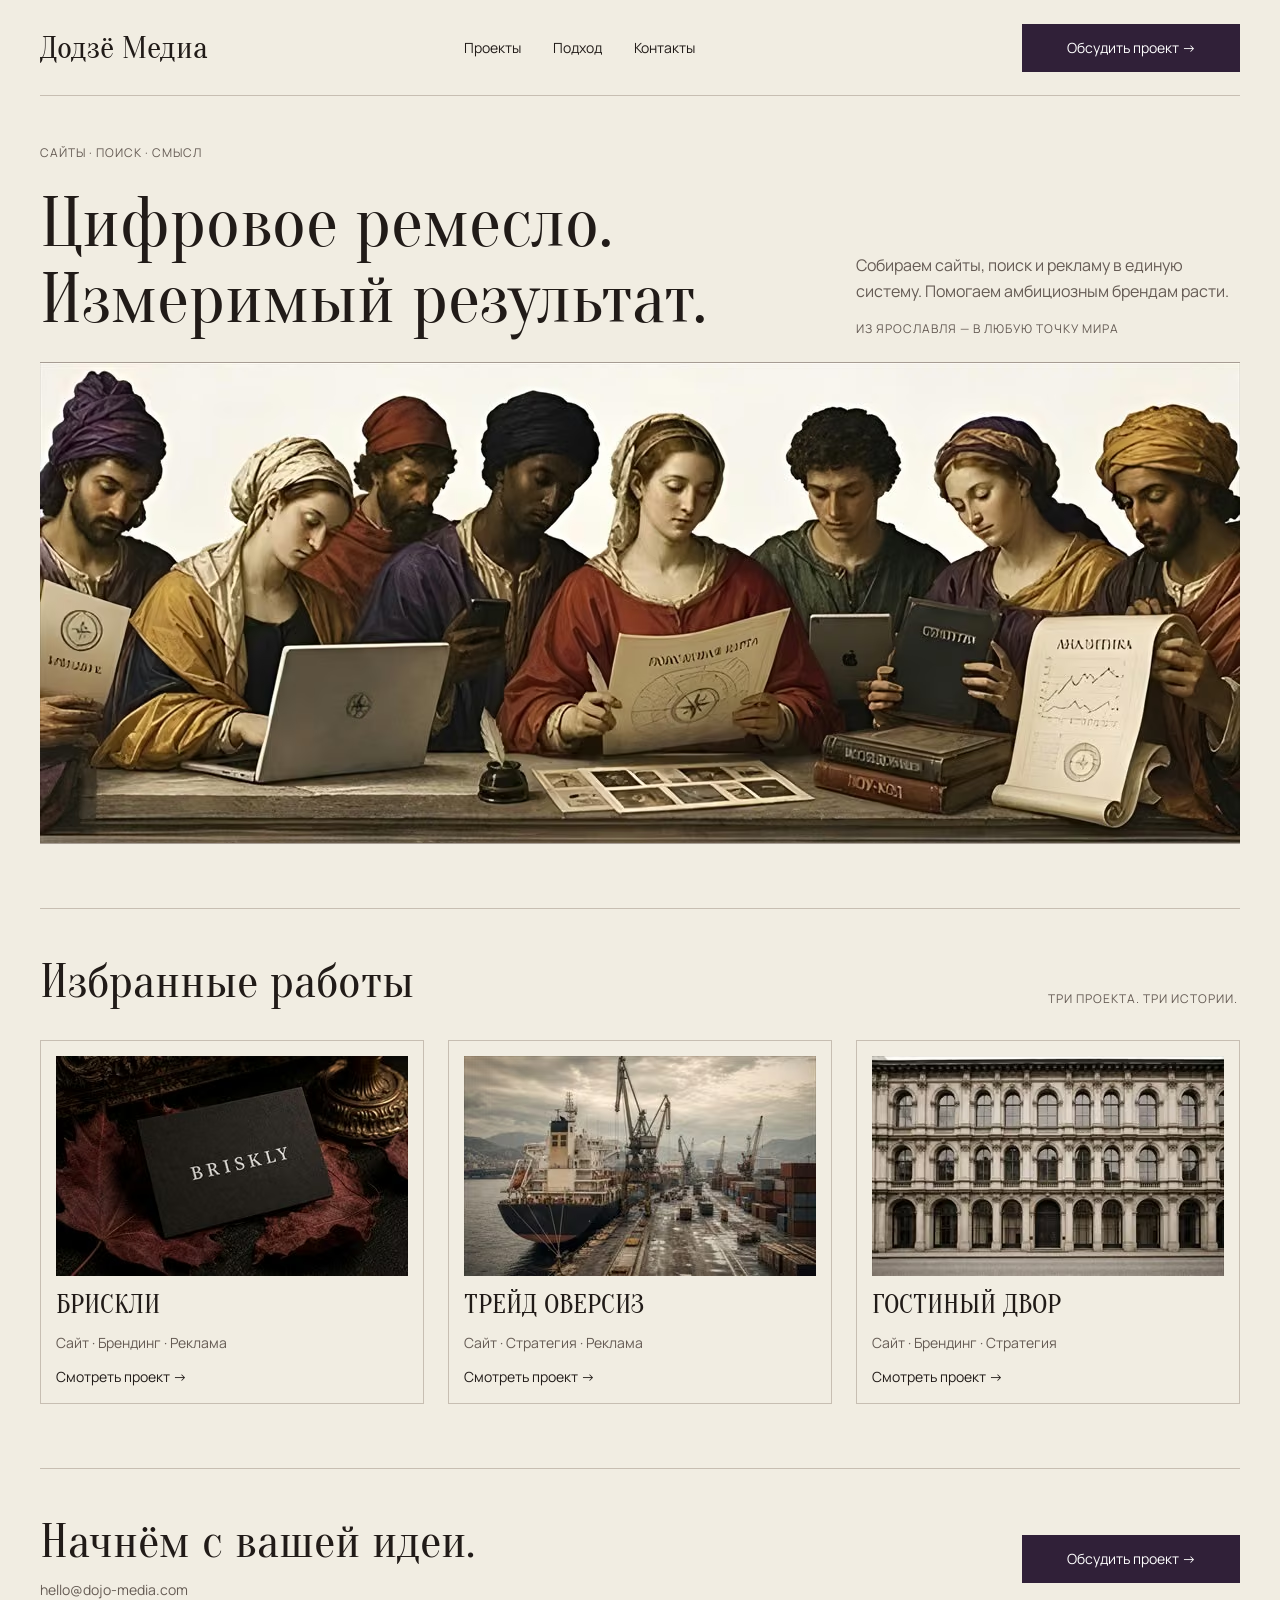
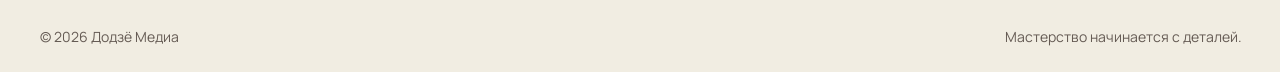
<file: test-1/index.html>
<!doctype html>
<html lang="ru">
  <head>
    <meta charset="UTF-8" />
    <meta name="viewport" content="width=device-width, initial-scale=1.0" />
    <meta
      name="description"
      content="Додзё Медиа — цифровое ремесло с измеримым результатом."
    />
    <title>Додзё Медиа</title>
    <link rel="icon" href="./assets/favicon.svg" type="image/svg+xml" />
    <link
      rel="preload"
      as="image"
      type="image/avif"
      href="./assets/images/hero-workshop-1200.avif"
      imagesrcset="
        ./assets/images/hero-workshop-700.avif 700w,
        ./assets/images/hero-workshop-1200.avif 1200w,
        ./assets/images/hero-workshop-2252.avif 2252w
      "
      imagesizes="(max-width: 767px) calc(100vw - 40px), (max-width: 1247px) calc(100vw - 48px), 1200px"
      fetchpriority="high"
    />
    <link rel="stylesheet" href="./styles.css" />
    <script src="./script.js" defer></script>
  </head>
  <body>
    <header class="site-header" id="top">
      <a class="site-header__brand" href="#top" aria-label="Додзё Медиа — на главную">
        Додзё Медиа
      </a>

      <nav class="site-header__nav" aria-label="Основная навигация">
        <a href="#projects">Проекты</a>
        <a href="#approach">Подход</a>
        <a href="#contacts">Контакты</a>
      </nav>

      <a
        class="button button--primary site-header__action"
        href="mailto:hello@dojo-media.com"
      >
        <span>Обсудить проект →</span>
      </a>

      <button
        class="site-header__menu-toggle"
        type="button"
        aria-label="Открыть меню"
        aria-controls="mobile-navigation"
        aria-expanded="false"
      >
        <span class="site-header__menu-icon" aria-hidden="true"></span>
      </button>
    </header>

    <nav
      class="mobile-navigation"
      id="mobile-navigation"
      aria-label="Мобильная навигация"
      hidden
    >
      <a class="mobile-navigation__link" href="#projects">Проекты</a>
      <a class="mobile-navigation__link" href="#approach">Подход</a>
      <a class="mobile-navigation__link" href="#contacts">Контакты</a>
      <a
        class="button button--primary mobile-navigation__action"
        href="mailto:hello@dojo-media.com"
      >
        <span>Обсудить проект →</span>
      </a>
    </nav>

    <main>
      <section class="hero" id="approach" aria-labelledby="hero-title">
        <p class="hero__eyebrow">САЙТЫ · ПОИСК · СМЫСЛ</p>

        <div class="hero__intro">
          <div class="hero__title-column">
            <h1 class="hero__title" id="hero-title">
              Цифровое<br class="hero__mobile-break" /> ремесло.<br />Измеримый<br
                class="hero__mobile-break"
              />
              результат.
            </h1>
          </div>

          <div class="hero__description">
            <p class="hero__lead">
              Собираем сайты, поиск и рекламу в единую систему. Помогаем амбициозным
              брендам расти.
            </p>
            <p class="hero__location">ИЗ ЯРОСЛАВЛЯ — В ЛЮБУЮ ТОЧКУ МИРА</p>
          </div>
        </div>

        <img
          class="hero__image"
          src="./assets/images/hero-workshop-1200.avif"
          srcset="
            ./assets/images/hero-workshop-700.avif 700w,
            ./assets/images/hero-workshop-1200.avif 1200w,
            ./assets/images/hero-workshop-2252.avif 2252w
          "
          sizes="(max-width: 767px) calc(100vw - 40px), (max-width: 1247px) calc(100vw - 48px), 1200px"
          alt="Мастера за общей работой с современными цифровыми инструментами"
          width="1200"
          height="482"
          loading="eager"
          fetchpriority="high"
        />
      </section>

      <section class="selected-projects" id="projects" aria-labelledby="projects-title">
        <div class="selected-projects__heading">
          <h2 class="selected-projects__title" id="projects-title">Избранные работы</h2>
          <p class="selected-projects__meta">ТРИ ПРОЕКТА. ТРИ ИСТОРИИ.</p>
        </div>

        <div class="projects-grid">
          <article class="project-card">
            <img
              class="project-card__image"
              src="./assets/images/project-briskly-352.avif"
              srcset="
                ./assets/images/project-briskly-352.avif 352w,
                ./assets/images/project-briskly-704.avif 704w
              "
              sizes="(max-width: 767px) calc(100vw - 72px), 352px"
              alt="Фирменная карточка BRISKLY среди тёмно-красных листьев"
              width="352"
              height="220"
              loading="lazy"
              decoding="async"
              fetchpriority="low"
            />
            <h3 class="project-card__title">БРИСКЛИ</h3>
            <p class="project-card__tags">Сайт · Брендинг · Реклама</p>
            <a
              class="project-card__link"
              href="#contacts"
              aria-label="Смотреть проект БРИСКЛИ"
            >
              Смотреть проект →
            </a>
          </article>

          <article class="project-card">
            <img
              class="project-card__image"
              src="./assets/images/project-trade-overseas-352.avif"
              srcset="
                ./assets/images/project-trade-overseas-352.avif 352w,
                ./assets/images/project-trade-overseas-704.avif 704w
              "
              sizes="(max-width: 767px) calc(100vw - 72px), 352px"
              alt="Грузовой порт с кораблём, кранами и контейнерами"
              width="352"
              height="220"
              loading="lazy"
              decoding="async"
              fetchpriority="low"
            />
            <h3 class="project-card__title">ТРЕЙД ОВЕРСИЗ</h3>
            <p class="project-card__tags">Сайт · Стратегия · Реклама</p>
            <a
              class="project-card__link"
              href="#contacts"
              aria-label="Смотреть проект ТРЕЙД ОВЕРСИЗ"
            >
              Смотреть проект →
            </a>
          </article>

          <article class="project-card">
            <img
              class="project-card__image"
              src="./assets/images/project-guest-court-352.avif"
              srcset="
                ./assets/images/project-guest-court-352.avif 352w,
                ./assets/images/project-guest-court-704.avif 704w
              "
              sizes="(max-width: 767px) calc(100vw - 72px), 352px"
              alt="Фасад исторического здания с арочными окнами"
              width="352"
              height="220"
              loading="lazy"
              decoding="async"
              fetchpriority="low"
            />
            <h3 class="project-card__title">ГОСТИНЫЙ ДВОР</h3>
            <p class="project-card__tags">Сайт · Брендинг · Стратегия</p>
            <a
              class="project-card__link"
              href="#contacts"
              aria-label="Смотреть проект ГОСТИНЫЙ ДВОР"
            >
              Смотреть проект →
            </a>
          </article>
        </div>
      </section>
    </main>

    <footer class="site-footer" id="contacts" aria-labelledby="contact-title">
      <div class="site-footer__content">
        <div class="site-footer__copy">
          <h2 class="site-footer__title" id="contact-title">Начнём с вашей идеи.</h2>
          <a class="site-footer__email" href="mailto:hello@dojo-media.com">
            hello@dojo-media.com
          </a>
        </div>

        <a class="button button--primary site-footer__action" href="mailto:hello@dojo-media.com">
          <span>Обсудить проект →</span>
        </a>
      </div>

      <div class="site-footer__bottom">
        <p class="site-footer__copyright">© 2026 Додзё Медиа</p>
        <p class="site-footer__tagline">Мастерство начинается с деталей.</p>
      </div>
    </footer>
  </body>
</html>
</file>
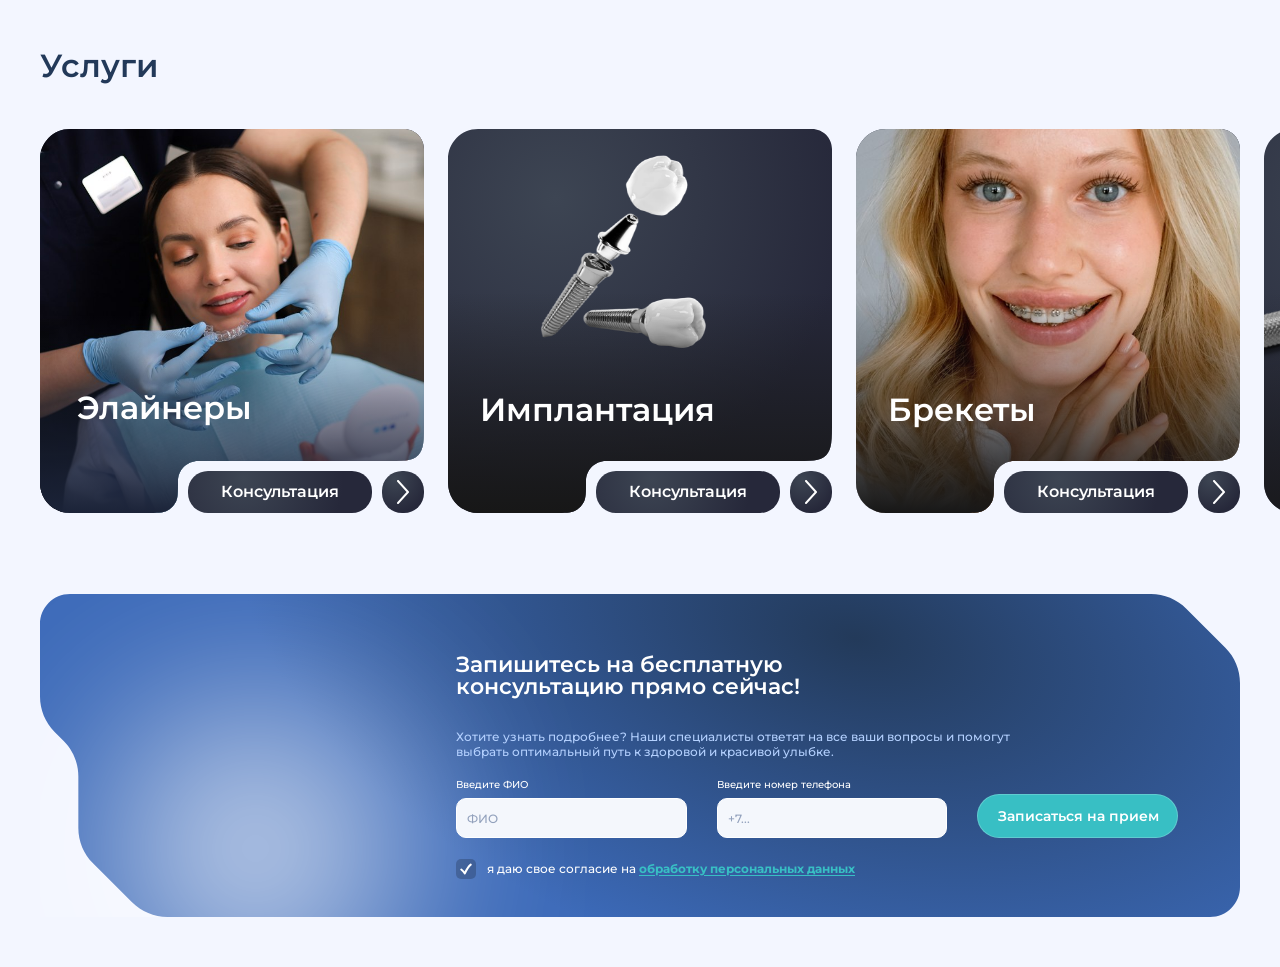
<file: test-2/index.html>
<!doctype html>
<html lang="ru">
  <head>
    <meta charset="UTF-8" />
    <meta name="viewport" content="width=device-width, initial-scale=1.0" />
    <link rel="icon" href="./assets/icons/favicon.svg" type="image/svg+xml" />
    <link
      rel="preload"
      href="./assets/fonts/Montserrat-Variable.ttf"
      as="font"
      type="font/ttf"
      crossorigin
    />
    <link
      rel="preload"
      href="./assets/images/aligners.jpg"
      as="image"
      type="image/jpeg"
      fetchpriority="high"
    />
    <link
      rel="preload"
      href="./assets/images/specialist-mobile.png"
      as="image"
      type="image/png"
      media="(max-width: 599px)"
      fetchpriority="high"
    />
    <link
      rel="preload"
      href="./assets/images/specialist-desktop.png"
      as="image"
      type="image/png"
      media="(min-width: 600px)"
      fetchpriority="high"
    />
    <meta
      name="description"
      content="Услуги стоматологической клиники и запись на бесплатную консультацию."
    />
    <title>Услуги стоматологии</title>
    <link rel="stylesheet" href="./styles.css?v=20261019-61" />
    <script src="./site-config.js?v=20261019-58" defer></script>
    <script src="./script.js?v=20261019-58" defer></script>
  </head>
  <body>
    <svg class="svg-definitions" aria-hidden="true" focusable="false">
      <defs>
        <clipPath id="service-shape-20" clipPathUnits="userSpaceOnUse">
          <path
            d="M364 0C375.046 0 384 8.9543 384 20V292C384 310.856 384 320.284 378.142 326.142C372.284 332 362.856 332 344 332H158C146.954 332 138 340.954 138 352C138 363.201 138 368.802 135.82 373.08C133.903 376.843 130.843 379.903 127.08 381.82C122.802 384 117.201 384 106 384H30C13.4315 384 0 370.569 0 354V30C0 13.4315 13.4315 0 30 0H364Z"
          />
        </clipPath>
        <clipPath id="service-shape-30" clipPathUnits="userSpaceOnUse">
          <path
            d="M364 0C375.046 0 384 8.9543 384 20V292C384 310.856 384 320.284 378.142 326.142C372.284 332 362.856 332 344 332H158C146.954 332 138 340.954 138 352C138 363.201 138 368.802 135.82 373.08C133.903 376.843 130.843 379.903 127.08 381.82C122.802 384 117.201 384 106 384H30C13.4315 384 0 370.569 0 354V30C0 13.4315 13.4315 0 30 0H364Z"
          />
        </clipPath>
        <clipPath id="service-shape-mixed" clipPathUnits="userSpaceOnUse">
          <path
            d="M364 0C375.046 0 384 8.9543 384 20V292C384 310.856 384 320.284 378.142 326.142C372.284 332 362.856 332 344 332H158C146.954 332 138 340.954 138 352C138 363.201 138 368.802 135.82 373.08C133.903 376.843 130.843 379.903 127.08 381.82C122.802 384 117.201 384 106 384H30C13.4315 384 0 370.569 0 354V30C0 13.4315 13.4315 0 30 0H364Z"
          />
        </clipPath>
        <clipPath id="service-shape-mobile" clipPathUnits="userSpaceOnUse">
          <path
            d="M145.979 0C150.409 0.000207262 154 3.59085 154 8.02051V109.057C154 116.619 154 120.4 151.651 122.749C149.301 125.099 145.52 125.099 137.958 125.099H16.0417C8.47955 125.099 4.6985 125.099 2.34925 122.749C0 120.4 0 116.619 0 109.057V12.0312C0 5.38657 5.38657 0 12.0312 0H145.979Z"
          />
        </clipPath>
        <clipPath id="service-shape-mobile-regular" clipPathUnits="userSpaceOnUse">
          <path d="M145.979 0C150.408 0 154 3.59087 154 8.02051V109.058C154 116.62 154 120.401 151.651 122.75C149.301 125.1 145.52 125.1 137.958 125.1H16.0417C8.47955 125.1 4.6985 125.1 2.34925 122.75C0 120.401 0 116.62 0 109.058V8.02051C0.00017428 3.59087 3.59083 0 8.02051 0H145.979Z" />
        </clipPath>
        <clipPath id="desktop-specialist-clip" clipPathUnits="userSpaceOnUse">
          <rect class="consultation-photo-overflow" x="0" y="0" width="1199" height="31" />
          <path
            class="consultation-photo-clip"
            transform="translate(0 31)"
            d="M1145.3 14.6296L1184.34 53.6346C1193.73 63.0127 1199 75.7368 1199 89.005V293C1199 309.569 1185.57 323 1169 323H127.378C114.125 323 101.413 317.738 92.0378 308.37L52.9996 269.365C43.6136 259.987 38.34 247.263 38.34 233.995V182.378C38.34 169.117 33.0721 156.4 23.6953 147.023L14.6447 137.972C5.26782 128.595 0 115.878 0 102.617V30C0 13.4315 13.4315 0 30 0H1109.96C1123.22 0 1135.93 5.26202 1145.3 14.6296Z"
          />
        </clipPath>
      </defs>
    </svg>

    <main class="page-shell">
      <section class="services" aria-labelledby="services-title">
        <h1 class="services__title" id="services-title">Услуги</h1>

        <div
          class="services__viewport"
          tabindex="0"
          role="region"
          aria-label="Список стоматологических услуг"
        >
          <div class="services__track" id="services-track"></div>
        </div>
      </section>

      <section
        class="consultation"
        aria-labelledby="consultation-title"
      >
        <svg
          class="consultation__background"
          viewBox="0 0 1199 323"
          preserveAspectRatio="none"
          aria-hidden="true"
        >
          <defs>
            <radialGradient
              id="form-gradient"
              cx="0"
              cy="0"
              r="1"
              gradientTransform="matrix(-278.05 278.834 551.64 253.613 814.833 44.1661)"
              gradientUnits="userSpaceOnUse"
            >
              <stop stop-color="#233A5A" />
              <stop offset="1" stop-color="#3C6AB9" />
            </radialGradient>
          </defs>
          <path
            id="consultation-background-path"
            class="consultation-background-shape"
            fill="url(#form-gradient)"
            d="M1145.3 14.6296L1184.34 53.6346C1193.73 63.0127 1199 75.7368 1199 89.005V293C1199 309.569 1185.57 323 1169 323H127.378C114.125 323 101.413 317.738 92.0378 308.37L52.9996 269.365C43.6136 259.987 38.34 247.263 38.34 233.995V182.378C38.34 169.117 33.0721 156.4 23.6953 147.023L14.6447 137.972C5.26782 128.595 0 115.878 0 102.617V30C0 13.4315 13.4315 0 30 0H1109.96C1123.22 0 1135.93 5.26202 1145.3 14.6296Z"
          />
        </svg>

        <svg
          class="consultation__art"
          viewBox="0 0 1199 354"
          preserveAspectRatio="none"
          role="img"
          aria-label="Специалист стоматологической клиники"
        >
          <defs>
            <clipPath id="consultation-art-clip" clipPathUnits="userSpaceOnUse">
              <path
                class="consultation-clip-shape"
                d="M1145.3 14.6296L1184.34 53.6346C1193.73 63.0127 1199 75.7368 1199 89.005V324C1199 340.569 1185.57 354 1169 354H127.378C114.125 354 101.413 348.738 92.0378 339.37L52.9996 300.365C43.6136 290.987 38.34 278.263 38.34 264.995V213.378C38.34 200.117 33.0721 187.4 23.6953 178.023L14.6447 168.972C5.26782 159.595 0 146.878 0 133.617V30C0 13.4315 13.4315 0 30 0H1109.96C1123.22 0 1135.93 5.26202 1145.3 14.6296Z"
              />
            </clipPath>
          </defs>
          <image
            class="consultation__specialist consultation__specialist--mobile"
            href=""
            x="32.5"
            y="1"
            width="357"
            height="353"
            preserveAspectRatio="none"
            clip-path="url(#consultation-art-clip)"
          />
        </svg>

        <div class="consultation__specialist-frame" aria-hidden="true">
          <img
            class="consultation__specialist-photo"
            src=""
            width="700"
            height="1050"
            alt=""
            decoding="async"
            fetchpriority="high"
          />
        </div>

        <div class="consultation__glow" aria-hidden="true"></div>

        <div class="consultation__content">
          <h2 class="consultation__title" id="consultation-title">
            <span class="consultation__title-desktop">
              Запишитесь на бесплатную<br />консультацию прямо сейчас!
            </span>
            <span class="consultation__title-mobile">
              Запишитесь<br />на бесплатную<br />консультацию прямо<br />сейчас!
            </span>
          </h2>

          <p class="consultation__description">
            Хотите узнать подробнее? Наши специалисты ответят на все ваши вопросы и
            помогут<br class="consultation__description-break" /> выбрать оптимальный путь к
            здоровой и красивой улыбке.
          </p>

          <form class="appointment-form" id="appointment-form" novalidate>
            <div class="appointment-form__row">
              <div class="field">
                <label class="field__label" for="full-name">Введите ФИО</label>
                <input
                  class="field__input"
                  id="full-name"
                  name="fullName"
                  type="text"
                  placeholder="ФИО"
                  autocomplete="name"
                  required
                />
              </div>

              <div class="field">
                <label class="field__label" for="phone">Введите номер телефона</label>
                <input
                  class="field__input"
                  id="phone"
                  name="phone"
                  type="tel"
                  inputmode="tel"
                  placeholder="+7..."
                  autocomplete="tel"
                  required
                />
              </div>

              <button class="appointment-form__submit" type="submit">
                Записаться на прием
              </button>
            </div>

            <label class="consent">
              <input class="consent__input" type="checkbox" name="consent" required checked />
              <span class="consent__box" aria-hidden="true">
                <svg viewBox="0 0 20 20" focusable="false">
                  <path
                    d="M5.25 10.514C6.191 11.198 8.074 13.081 8.845 14.365C9.786 12.311 12.182 7.689 14.75 5.635"
                  />
                </svg>
              </span>
              <span class="consent__text">
                я даю свое согласие на
                <a href="#personal-data">обработку персональных данных</a>
              </span>
            </label>

            <p class="appointment-form__status" aria-live="polite"></p>
          </form>
        </div>
      </section>
    </main>
  </body>
</html>
</file>
<file: test-1/styles.css>
@font-face {
  font-family: "Oranienbaum";
  src: url("./assets/fonts/oranienbaum-regular.ttf") format("truetype");
  font-style: normal;
  font-weight: 400;
  font-display: swap;
}

@font-face {
  font-family: "Manrope";
  src: url("./assets/fonts/manrope-regular.ttf") format("truetype");
  font-style: normal;
  font-weight: 400;
  font-display: swap;
}

:root {
  --color-paper: #f1ede2;
  --color-ink: #211b18;
  --color-muted: #655b54;
  --color-line: #c7beb2;
  --color-accent: #302038;
  --color-white: #ffffff;
  --color-hover: #e9e3d6;

  --font-display: "Oranienbaum", Georgia, serif;
  --font-body: "Manrope", Arial, sans-serif;
}

*,
*::before,
*::after {
  box-sizing: border-box;
}

body {
  min-width: 320px;
  margin: 0;
  color: var(--color-ink);
  background: var(--color-paper);
  font-family: var(--font-body);
  font-weight: 400;
}

a {
  color: inherit;
  text-decoration: none;
}

p,
h1,
h2,
h3 {
  margin: 0;
}

.site-header {
  display: flex;
  width: min(1200px, calc(100% - 48px));
  height: 96px;
  margin-inline: auto;
  padding-block: 24px;
  align-items: center;
  justify-content: space-between;
  border-bottom: 1px solid var(--color-line);
}

.site-header__brand {
  flex: 0 0 169px;
  width: 169px;
  height: 36px;
  font-family: var(--font-display);
  font-size: 32px;
  line-height: 36px;
  letter-spacing: 0;
}

.site-header__nav {
  display: flex;
  flex: 0 0 304px;
  width: 304px;
  align-items: center;
  gap: 32px;
  font-size: 14px;
  line-height: 22px;
  letter-spacing: 0;
}

.site-header__nav a {
  text-underline-offset: 5px;
}

.site-header__nav a:hover {
  text-decoration: underline;
}

.site-header__nav a:focus-visible {
  border-radius: 1px;
  outline: 2px solid var(--color-accent);
  outline-offset: 3px;
}

.button {
  display: inline-flex;
  height: 48px;
  min-height: 48px;
  align-items: center;
  justify-content: center;
  gap: 12px;
  padding: 14px 20px;
  font-size: 14px;
  line-height: 20px;
  letter-spacing: 0;
  white-space: nowrap;
}

.button--primary {
  color: var(--color-white);
  background: var(--color-accent);
}

.button--primary:hover {
  background: var(--color-ink);
}

.button--primary:focus-visible {
  outline: 2px solid var(--color-accent);
  outline-offset: 3px;
}

.site-header__action {
  flex: 0 0 218px;
  width: 218px;
}

.site-header__menu-toggle {
  display: none;
}

.mobile-navigation {
  display: none;
}

.hero {
  display: flex;
  width: min(1200px, calc(100% - 48px));
  height: 812px;
  margin-inline: auto;
  padding-block: 48px 64px;
  flex-direction: column;
  gap: 24px;
}

.hero__eyebrow,
.hero__location {
  height: 18px;
  color: var(--color-muted);
  font-size: 12px;
  line-height: 18px;
  letter-spacing: 1px;
  white-space: nowrap;
}

.hero__eyebrow {
  width: 162px;
}

.hero__intro {
  display: flex;
  width: 1200px;
  height: 152px;
  align-items: flex-end;
  gap: 48px;
}

.hero__title-column,
.hero__title {
  width: 768px;
  height: 152px;
}

.hero__title {
  font-family: var(--font-display);
  font-size: 72px;
  font-weight: 400;
  line-height: 76px;
  letter-spacing: 0;
}

.hero__mobile-break {
  display: none;
}

.hero__description {
  display: flex;
  width: 384px;
  height: 86px;
  flex-direction: column;
  gap: 16px;
}

.hero__lead {
  width: 384px;
  height: 52px;
  color: var(--color-muted);
  font-size: 16px;
  line-height: 26px;
  letter-spacing: 0;
}

.hero__location {
  width: 384px;
}

.hero__image {
  display: block;
  width: 1200px;
  height: 482px;
  border-block: 0.7px solid rgb(106 92 82 / 55%);
  object-fit: cover;
}

.selected-projects {
  display: flex;
  width: min(1200px, calc(100% - 48px));
  height: 560px;
  margin-inline: auto;
  padding-block: 48px 64px;
  flex-direction: column;
  gap: 32px;
  box-shadow: inset 0 1px var(--color-line);
}

.selected-projects__heading {
  display: flex;
  width: 1200px;
  height: 52px;
  align-items: flex-end;
  justify-content: space-between;
}

.selected-projects__title {
  width: 375px;
  height: 52px;
  font-family: var(--font-display);
  font-size: 48px;
  font-weight: 400;
  line-height: 52px;
  letter-spacing: 0;
}

.selected-projects__meta {
  width: 192px;
  height: 18px;
  color: var(--color-muted);
  font-size: 12px;
  line-height: 18px;
  letter-spacing: 1px;
  white-space: nowrap;
}

.projects-grid {
  display: grid;
  width: 1200px;
  height: 364px;
  grid-template-columns: repeat(3, 384px);
  gap: 24px;
}

.project-card {
  position: relative;
  display: flex;
  width: 384px;
  height: 364px;
  padding: 16px;
  flex-direction: column;
  gap: 12px;
  box-shadow: inset 0 0 0 1px var(--color-line);
}

.project-card:hover {
  background: var(--color-hover);
}

.project-card__image {
  display: block;
  width: 352px;
  height: 220px;
  flex: 0 0 220px;
  object-fit: cover;
}

.project-card__title {
  width: 352px;
  height: 32px;
  font-family: var(--font-display);
  font-size: 28px;
  font-weight: 400;
  line-height: 32px;
  letter-spacing: 0;
}

.project-card__tags,
.project-card__link {
  width: 352px;
  height: 22px;
  font-size: 14px;
  line-height: 22px;
  letter-spacing: 0;
  white-space: nowrap;
}

.project-card__tags {
  color: var(--color-muted);
}

.project-card__link::after {
  position: absolute;
  inset: 0;
  content: "";
}

.project-card__link {
  display: flex;
  height: 44px;
  margin-block: -11px;
  align-items: center;
}

.project-card__link:focus-visible {
  outline: none;
}

.project-card__link:focus-visible::after {
  outline: 2px solid var(--color-accent);
  outline-offset: 3px;
}

.site-footer {
  display: flex;
  width: min(1200px, calc(100% - 48px));
  height: 204px;
  margin-inline: auto;
  padding-block: 48px 24px;
  flex-direction: column;
  gap: 24px;
  box-shadow: inset 0 1px var(--color-line);
}

.site-footer__content {
  display: flex;
  width: 1200px;
  height: 86px;
  align-items: center;
  justify-content: space-between;
}

.site-footer__copy {
  display: flex;
  width: 800px;
  height: 86px;
  flex-direction: column;
  gap: 12px;
}

.site-footer__title {
  width: 800px;
  height: 52px;
  font-family: var(--font-display);
  font-size: 48px;
  font-weight: 400;
  line-height: 52px;
  letter-spacing: 0;
}

.site-footer__email {
  display: inline-flex;
  width: 149px;
  height: 24px;
  margin-block: -2px 0;
  align-items: center;
  color: var(--color-muted);
  font-size: 14px;
  line-height: 22px;
  letter-spacing: 0;
}

.site-footer__email:hover {
  text-decoration: underline;
  text-underline-offset: 4px;
}

.site-footer__email:focus-visible {
  border-radius: 1px;
  outline: 2px solid var(--color-accent);
  outline-offset: 3px;
}

.site-footer__action {
  flex: 0 0 218px;
  width: 218px;
}

.site-footer__bottom {
  display: flex;
  width: 1200px;
  height: 22px;
  justify-content: space-between;
}

.site-footer__copyright,
.site-footer__tagline {
  height: 22px;
  color: var(--color-muted);
  font-size: 14px;
  line-height: 22px;
  letter-spacing: 0;
  white-space: nowrap;
}

.site-footer__copyright {
  width: 140px;
}

.site-footer__tagline {
  width: 235px;
}

@media (min-width: 768px) and (max-width: 1247px) {
  .site-header,
  .hero,
  .selected-projects,
  .site-footer {
    width: calc(100% - 48px);
  }

  .site-header__nav {
    flex: 0 1 304px;
    width: auto;
    gap: clamp(16px, 2.5vw, 32px);
  }

  .site-header__action,
  .site-footer__action {
    flex-basis: 180px;
    width: 180px;
  }

  .hero {
    height: auto;
  }

  .hero__intro {
    width: 100%;
    height: auto;
    gap: clamp(24px, 4vw, 48px);
  }

  .hero__title-column {
    width: auto;
    height: auto;
    flex: 0 1 64%;
  }

  .hero__title {
    width: 100%;
    height: auto;
    font-size: clamp(48px, 6vw, 72px);
    line-height: 1.0556;
  }

  .hero__description {
    width: auto;
    height: auto;
    min-width: 0;
    flex: 1 1 36%;
  }

  .hero__lead,
  .hero__location {
    width: 100%;
    height: auto;
  }

  .hero__location {
    white-space: normal;
  }

  .hero__image {
    width: 100%;
    height: auto;
    aspect-ratio: 1200 / 482;
  }

  .selected-projects {
    height: auto;
  }

  .selected-projects__heading,
  .projects-grid {
    width: 100%;
  }

  .projects-grid {
    height: auto;
    grid-template-columns: repeat(3, minmax(0, 1fr));
    gap: 16px;
  }

  .project-card {
    width: 100%;
    height: auto;
    min-width: 0;
  }

  .project-card__image {
    width: 100%;
    height: auto;
    aspect-ratio: 16 / 10;
    flex-basis: auto;
  }

  .project-card__title,
  .project-card__tags,
  .project-card__link {
    width: 100%;
  }

  .site-footer {
    height: auto;
  }

  .site-footer__content,
  .site-footer__bottom {
    width: 100%;
  }

  .site-footer__copy {
    width: auto;
    min-width: 0;
    flex: 1 1 auto;
  }

  .site-footer__title {
    width: 100%;
  }
}

@media (max-width: 767px) {
  .site-header {
    width: calc(100% - 40px);
    height: 92px;
    padding-block: 24px;
    border-bottom: 0;
    box-shadow: inset 0 -1px var(--color-line);
  }

  .site-header__nav,
  .site-header__action {
    display: none;
  }

  .site-header__menu-toggle {
    display: grid;
    width: 44px;
    height: 44px;
    padding: 0;
    place-items: center;
    border: 1px solid var(--color-line);
    color: var(--color-ink);
    background: transparent;
    cursor: pointer;
  }

  .site-header__menu-toggle:focus-visible {
    outline: 2px solid var(--color-accent);
    outline-offset: 3px;
  }

  .site-header__menu-icon {
    position: relative;
    display: block;
    width: 20px;
    height: 20px;
  }

  .site-header__menu-icon::before,
  .site-header__menu-icon::after {
    position: absolute;
    left: 3px;
    width: 14px;
    height: 2px;
    background: currentColor;
    content: "";
  }

  .site-header__menu-icon::before {
    top: 6px;
  }

  .site-header__menu-icon::after {
    top: 12px;
  }

  .site-header__menu-toggle[aria-expanded="true"] .site-header__menu-icon::before,
  .site-header__menu-toggle[aria-expanded="true"] .site-header__menu-icon::after {
    top: 9.25px;
    left: 1.515px;
    width: 16.97px;
    transform-origin: center;
  }

  .site-header__menu-toggle[aria-expanded="true"] .site-header__menu-icon::before {
    transform: rotate(45deg);
  }

  .site-header__menu-toggle[aria-expanded="true"] .site-header__menu-icon::after {
    transform: rotate(-45deg);
  }

  .mobile-navigation:not([hidden]) {
    display: flex;
    width: calc(100% - 40px);
    height: 222px;
    margin-inline: auto;
    padding-block: 12px 24px;
    flex-direction: column;
  }

  .mobile-navigation__link {
    display: flex;
    width: 100%;
    height: 46px;
    padding: 12px;
    align-items: center;
    font-size: 14px;
    line-height: 22px;
    letter-spacing: 0;
  }

  .mobile-navigation__link:hover {
    text-decoration: underline;
    text-underline-offset: 5px;
  }

  .mobile-navigation__link:focus-visible {
    outline: 2px solid var(--color-accent);
    outline-offset: 3px;
  }

  .mobile-navigation__action {
    width: 100%;
    flex: 0 0 48px;
  }

  .hero {
    width: calc(100% - 40px);
    height: 664px;
    padding-block: 32px 40px;
    gap: 20px;
  }

  .hero__intro {
    width: 100%;
    height: 324px;
    flex-direction: column;
    align-items: stretch;
    gap: 20px;
  }

  .hero__title-column,
  .hero__title {
    width: 100%;
    height: 192px;
  }

  .hero__title {
    font-size: 44px;
    line-height: 48px;
  }

  .hero__mobile-break {
    display: initial;
  }

  .hero__description {
    width: 100%;
    height: 112px;
    gap: 16px;
  }

  .hero__lead {
    width: 100%;
    height: 78px;
  }

  .hero__location {
    width: 100%;
  }

  .hero__image {
    width: 100%;
    height: 210px;
  }

  .selected-projects {
    width: calc(100% - 40px);
    height: 1234.25px;
    padding-block: 40px 48px;
    gap: 24px;
  }

  .selected-projects__heading {
    width: 100%;
    height: 62px;
    flex-direction: column;
    align-items: flex-start;
    justify-content: flex-start;
    gap: 8px;
  }

  .selected-projects__title {
    width: 250px;
    height: 36px;
    font-size: 32px;
    line-height: 36px;
  }

  .projects-grid {
    display: flex;
    width: 100%;
    height: 1060.25px;
    flex-direction: column;
    gap: 16px;
  }

  .project-card {
    width: 100%;
    height: 342.75px;
  }

  .project-card__image {
    width: 100%;
    height: 198.75px;
    flex-basis: 198.75px;
  }

  .project-card__title,
  .project-card__tags,
  .project-card__link {
    width: 100%;
  }

  .site-footer {
    width: calc(100% - 40px);
    height: 242px;
    padding-block: 32px 24px;
    gap: 24px;
  }

  .site-footer__content {
    width: 100%;
    height: 118px;
    flex-direction: column;
    align-items: stretch;
    justify-content: space-between;
  }

  .site-footer__copy {
    width: 100%;
    height: 70px;
  }

  .site-footer__title {
    width: 100%;
    height: 36px;
    font-size: 32px;
    line-height: 36px;
  }

  .site-footer__action {
    width: 100%;
    flex-basis: 48px;
  }

  .site-footer__bottom {
    width: 100%;
    height: 44px;
    flex-direction: column;
  }
}
</file>
<file: test-2/styles.css>
@font-face {
  font-family: "Montserrat";
  src: url("./assets/fonts/Montserrat-Variable.ttf") format("truetype");
  font-style: normal;
  font-weight: 100 900;
  font-display: swap;
}

:root {
  --page-background: #f3f6ff;
  --heading-color: #223959;
  --button-start: #3d4553;
  --button-end: #26283a;
  --mint: #38bfc4;
  --field-background: #f4f7fc;
  --placeholder: #92a1bc;
  --white: #ffffff;
  --section-width: 1200px;
}

*,
*::before,
*::after {
  box-sizing: border-box;
}

html {
  background: var(--page-background);
  scroll-behavior: smooth;
}

body {
  margin: 0;
  overflow-x: hidden;
  color: var(--heading-color);
  background: var(--page-background);
  font-family: "Montserrat", Arial, sans-serif;
}

button,
input {
  font: inherit;
}

button,
a,
input,
.services__viewport {
  -webkit-tap-highlight-color: transparent;
}

button {
  border: 0;
}

h1,
h2,
p {
  margin: 0;
}

.svg-definitions {
  position: absolute;
  width: 0;
  height: 0;
  overflow: hidden;
}

.page-shell {
  display: flex;
  width: min(var(--section-width), calc(100% - 80px));
  margin-inline: auto;
  padding-block: 50px;
  flex-direction: column;
  gap: 50px;
}

.services {
  display: flex;
  width: 100%;
  flex-direction: column;
  gap: 40px;
}

.services__title {
  width: 118px;
  height: 39px;
  flex: 0 0 39px;
  font-size: 32px;
  font-weight: 600;
  line-height: 1;
  letter-spacing: 0;
}

.services__viewport {
  width: calc(50vw + 50%);
  overflow-x: auto;
  overflow-y: hidden;
  overscroll-behavior-inline: contain;
  scrollbar-width: none;
  scroll-behavior: smooth;
  scroll-snap-type: x mandatory;
  cursor: grab;
  touch-action: pan-y pinch-zoom;
  user-select: none;
}

.services__viewport::-webkit-scrollbar {
  display: none;
}

.services__viewport:active,
.services__viewport.is-dragging {
  cursor: grabbing;
}

.services__viewport.is-dragging {
  scroll-snap-type: none;
}

.services__viewport:focus-visible {
  outline: 2px solid var(--heading-color);
  outline-offset: -3px;
}

.services__track {
  display: flex;
  width: max-content;
  gap: 24px;
  padding-right: 0;
}

.service-card {
  --card-size: min(384px, calc(100vw - 32px));

  position: relative;
  width: var(--card-size);
  height: var(--card-size);
  flex: 0 0 var(--card-size);
  overflow: hidden;
  scroll-snap-align: start;
}

.service-card__stage {
  position: absolute;
  top: 0;
  left: 0;
  width: 384px;
  height: 384px;
  transform: scale(var(--card-scale, 1));
  transform-origin: top left;
}

.service-card__surface {
  position: absolute;
  inset: 0;
  overflow: hidden;
  clip-path: var(--service-clip, url("#service-shape-20"));
  background: radial-gradient(circle at 28% 18%, var(--button-start), var(--button-end) 70%);
}

.service-card__image,
.service-card__decoration {
  position: absolute;
  display: block;
  user-select: none;
  pointer-events: none;
}

.service-card__image {
  top: var(--image-top, 0);
  left: var(--image-left, 0);
  width: var(--image-width, 100%);
  height: var(--image-height, 100%);
  object-fit: var(--image-fit, cover);
  object-position: var(--image-position, 50% 50%);
  padding: var(--image-padding, 0);
  transform: var(--image-transform, none);
  transform-origin: var(--image-transform-origin, top left);
}

.service-card__decoration {
  z-index: 1;
}

.service-card__pulse {
  top: 138px;
  left: 153px;
  width: 44px;
  height: 44px;
  border-radius: 50%;
  background: #c8191c;
  filter: blur(20px);
}

.service-card__shade {
  position: absolute;
  z-index: 2;
  inset: 0;
  background: linear-gradient(
    180deg,
    rgb(var(--overlay-rgb, 23 23 23) / 0%) var(--overlay-start, 48%),
    rgb(var(--overlay-rgb, 23 23 23) / var(--overlay-opacity, 82%)) 100%
  );
  pointer-events: none;
}

.service-card__title {
  position: absolute;
  z-index: 3;
  left: var(--title-left, 32px);
  top: var(--title-top, 265px);
  width: var(--title-width, 300px);
  height: var(--title-height, auto);
  max-width: 300px;
  color: var(--white);
  font-size: 32px;
  font-weight: 600;
  line-height: 1;
  letter-spacing: 0;
}

.service-card__actions {
  position: absolute;
  z-index: 5;
  top: var(--actions-top, 342px);
  left: 148px;
  display: flex;
  width: 236px;
  height: 42px;
  gap: 10px;
}

.service-card__consultation,
.service-card__arrow {
  display: inline-flex;
  height: 42px;
  align-items: center;
  justify-content: center;
  color: var(--white);
  background: radial-gradient(circle at 30% 20%, var(--button-start), var(--button-end) 75%);
  text-decoration: none;
  -webkit-user-drag: none;
}

.service-card__consultation {
  width: 184px;
  padding: 10px 32px;
  border-radius: 20px;
  font-size: 16px;
  font-weight: 600;
  line-height: 1.4;
  white-space: nowrap;
}

.service-card__arrow {
  width: 42px;
  flex: 0 0 42px;
  border-radius: 20px;
}

.service-card__arrow svg {
  width: 12px;
  height: 24px;
  overflow: visible;
}

.service-card__arrow path {
  fill: currentColor;
}

.service-card__arrow img {
  display: block;
  width: 12px;
  height: 24px;
}

.service-card__consultation:hover,
.service-card__arrow:hover {
  filter: brightness(1.17);
}

.service-card__consultation:focus-visible,
.service-card__arrow:focus-visible {
  outline: 2px solid var(--white);
  outline-offset: -4px;
  box-shadow: inset 0 0 0 5px var(--heading-color);
}

.consultation {
  position: relative;
  width: 100%;
  height: 354px;
  overflow: hidden;
  isolation: isolate;
}

.consultation__background,
.consultation__art {
  position: absolute;
  display: block;
  width: 100%;
  overflow: visible;
  pointer-events: none;
}

.consultation__background {
  top: 31px;
  left: 0;
  z-index: -3;
  height: 323px;
}

.consultation__art {
  inset: 0;
  z-index: 0;
  display: none;
  height: 100%;
}

.consultation__specialist--mobile {
  display: none;
}

.consultation__specialist-frame {
  position: absolute;
  inset: 0;
  z-index: 0;
  overflow: hidden;
  clip-path: url("#desktop-specialist-clip");
  pointer-events: none;
}

.consultation__specialist-photo {
  position: absolute;
  top: clamp(-82px, -6.85vw, -51px);
  left: clamp(-36px, -3.02%, -21px);
  display: block;
  width: clamp(330px, 44.33%, 532px);
  max-width: none;
  height: auto;
  user-select: none;
}

.consultation__glow {
  position: absolute;
  z-index: -1;
  top: 152px;
  left: 81.5px;
  width: 267px;
  height: 267px;
  border-radius: 50%;
  background: rgb(255 255 255 / 86%);
  filter: blur(100px);
  pointer-events: none;
}

.consultation__content {
  position: absolute;
  z-index: 2;
  top: 91px;
  right: clamp(24px, 5.17%, 62px);
  left: clamp(239px, 34.7%, 416px);
  display: flex;
  width: auto;
  height: 225px;
  flex-direction: column;
  gap: 21px;
}

.consultation__title {
  width: min(541px, 100%);
  height: 54px;
  color: var(--white);
  font-size: 22px;
  font-weight: 600;
  line-height: 1;
}

.consultation__title-mobile {
  display: none;
}

.consultation__description {
  width: min(666px, 100%);
  min-height: 30px;
  color: #b4d1ff;
  font-size: 12px;
  font-weight: 500;
  line-height: 1.25;
}

.consultation__description-break {
  display: none;
}

.appointment-form {
  display: contents;
}

.appointment-form__row {
  display: grid;
  width: 100%;
  height: 58px;
  align-items: flex-end;
  grid-template-columns: minmax(0, 1fr) minmax(0, 1fr) clamp(145px, 16.75vw, 201px);
  gap: clamp(12px, 2.5vw, 30px);
}

.field {
  display: flex;
  width: 100%;
  height: 58px;
  flex-direction: column;
  gap: 6px;
}

.field__label {
  height: 12px;
  color: var(--white);
  font-size: 10px;
  font-weight: 500;
  line-height: 1;
}

.field__input {
  width: 100%;
  height: 40px;
  padding: 10px;
  border: 1px solid var(--white);
  border-radius: 10px;
  outline: 0;
  color: var(--heading-color);
  background: var(--field-background);
  font-size: 12px;
  font-weight: 500;
  line-height: 1;
}

.field__input::placeholder {
  color: var(--placeholder);
  opacity: 1;
}

.field__input:focus {
  border-color: var(--mint);
  box-shadow: 0 0 0 2px rgb(56 191 196 / 24%);
}

.field__input[aria-invalid="true"] {
  border-color: #ffb4b4;
}

.appointment-form__submit {
  width: 100%;
  height: 44px;
  margin-bottom: 0;
  padding: 12px 20px;
  border: 1px solid rgb(255 255 255 / 20%);
  border-radius: 40px;
  color: var(--white);
  background: var(--mint);
  font-size: 14px;
  font-weight: 600;
  line-height: 1.4;
  white-space: nowrap;
  cursor: pointer;
}

.appointment-form__submit:hover {
  background: #2eabb0;
}

.appointment-form__submit:focus-visible {
  outline: 2px solid var(--white);
  outline-offset: 3px;
}

.consent {
  display: flex;
  width: 403px;
  height: 20px;
  align-items: center;
  gap: 11px;
  color: var(--white);
  cursor: pointer;
}

.consent__input {
  position: absolute;
  width: 1px;
  height: 1px;
  overflow: hidden;
  clip: rect(0 0 0 0);
  clip-path: inset(50%);
  white-space: nowrap;
}

.consent__box {
  display: grid;
  width: 20px;
  height: 20px;
  flex: 0 0 20px;
  place-items: center;
  border-radius: 5px;
  background: rgb(0 0 0 / 20%);
}

.consent__box svg {
  width: 20px;
  height: 20px;
  opacity: 0;
}

.consent__box path {
  fill: none;
  stroke: var(--white);
  stroke-linecap: round;
  stroke-linejoin: round;
  stroke-width: 2;
}

.consent__input:checked + .consent__box svg {
  opacity: 1;
}

.consent__input:focus-visible + .consent__box {
  outline: 2px solid var(--white);
  outline-offset: 2px;
}

.consent__text {
  font-size: 12px;
  font-weight: 500;
  line-height: 1.4;
  white-space: nowrap;
}

.consent__text a {
  color: var(--mint);
  font-weight: 700;
  text-underline-offset: 2px;
}

.appointment-form__status {
  position: absolute;
  top: calc(100% + 8px);
  left: 0;
  color: var(--white);
  font-size: 11px;
  line-height: 1.4;
}

@media (min-width: 1120px) and (max-width: 1279px) {
  .page-shell {
    width: min(1200px, calc(100% - 80px));
    padding-block: 40px;
  }
}

@media (min-width: 1000px) {
  .consultation__description-break {
    display: inline;
  }
}

@media (min-width: 1000px) and (max-width: 1119px) {
  .consultation__content {
    right: 62px;
  }

  .appointment-form__row {
    grid-template-columns: minmax(0, 1fr) minmax(0, 1fr) 190px;
    gap: clamp(12px, 1.5vw, 18px);
  }

  .appointment-form .appointment-form__submit {
    min-width: 0;
    padding-inline: 12px;
    font-size: clamp(11px, 1.15vw, 12px);
  }
}

@media (min-width: 768px) and (max-width: 1119px) {
  .page-shell {
    width: calc(100% - 80px);
    padding-block: 40px;
  }

  .consultation__title {
    font-size: clamp(18px, 2.15vw, 22px);
  }

  .consultation__description {
    font-size: clamp(10px, 1.17vw, 12px);
  }

  .field__label {
    font-size: clamp(8px, 0.98vw, 10px);
  }

  .appointment-form__submit {
    padding-inline: 12px;
    font-size: clamp(11px, 1.36vw, 14px);
  }

}

@media (max-width: 767px) {
  .page-shell {
    width: calc(100% - 40px);
    padding-block: 20px;
    gap: 20px;
  }

  .services {
    gap: 16px;
  }

  .services__title {
    width: auto;
    height: 34px;
    flex: 0 0 34px;
    font-size: 28px;
    line-height: 1;
  }

  .services__viewport {
    width: calc(100vw - 20px);
  }

  .services__track {
    gap: 10px;
  }

  .service-card {
    --card-size: 154px;

    width: var(--card-size);
    height: var(--card-size);
    flex-basis: var(--card-size);
  }

  .service-card__stage {
    width: 154px;
    height: 154px;
    transform: none;
  }

  .service-card__surface {
    inset: auto;
    top: 0;
    left: 0;
    width: 154px;
    height: 125.099px;
    clip-path: var(--mobile-service-clip);
  }

  .service-card__image {
    top: var(--mobile-image-top);
    left: var(--mobile-image-left);
    width: var(--mobile-image-width);
    height: var(--mobile-image-height);
    object-fit: var(--mobile-image-fit);
    object-position: var(--mobile-image-position);
    padding: 0;
    transform: var(--mobile-image-transform);
    transform-origin: top left;
  }

  .service-card__decoration {
    display: none;
  }

  .service-card__shade {
    background: linear-gradient(
      180deg,
      rgb(27 35 56 / 0%) 48.4596%,
      rgb(27 35 56 / 100%) 100%
    );
  }

  .service-card__title {
    left: 13px;
    top: 103px;
    width: calc(100% - 26px);
    height: 16px;
    max-width: none;
    overflow: hidden;
    font-size: 12.83px;
    line-height: 1;
    white-space: nowrap;
  }

  .service-card__actions {
    top: 129.08px;
    left: 0;
    display: block;
    width: 154px;
    height: 25.02px;
    gap: 0;
  }

  .service-card__consultation,
  .service-card__arrow {
    height: 25.02px;
    background: radial-gradient(circle at 30% 20%, #3d4553, #26283a 75%);
  }

  .service-card__consultation {
    position: absolute;
    top: 0;
    left: 0;
    width: 122.98px;
    min-width: 122.98px;
    padding: 4.01px 12.83px;
    border-radius: 20px;
    font-size: 12px;
    font-weight: 500;
    line-height: 1.4;
  }

  .service-card__arrow {
    position: absolute;
    top: 0;
    left: 128.98px;
    width: 25.02px;
    height: 25.02px;
    min-width: 25.02px;
    min-height: 25.02px;
    max-width: 25.02px;
    max-height: 25.02px;
    flex: none;
    border-radius: 50%;
    overflow: hidden;
    padding: 0;
    clip-path: circle(50% at 50% 50%);
    background: radial-gradient(circle at 30% 20%, #3d4553 0%, #26283a 100%);
  }

  .service-card__arrow:focus-visible {
    outline: none;
    box-shadow: none;
  }

  .service-card__arrow img {
    width: 7.15px;
    height: 14.3px;
  }

  .consultation {
    width: 100%;
    max-width: 370px;
    min-height: 0;
    height: auto;
    aspect-ratio: 350 / 789;
    margin-inline: 0 auto;
    padding: clamp(70px, 22.31vw, 87px) clamp(32px, 10.26vw, 40px) 0;
    overflow: hidden;
  }

  .consultation__background {
    top: 0;
    height: 100%;
  }

  .consultation__art {
    display: block;
  }

  .consultation__specialist--mobile {
    display: block;
  }

  .consultation__specialist-frame {
    display: none;
    clip-path: none;
  }

  .consultation__glow {
    top: 82.1293%;
    left: 11.4286%;
    width: 90%;
    height: auto;
    aspect-ratio: 1;
    transform: none;
    background: #c7dfff;
    filter: blur(min(200px, 57.1429vw));
  }

  .consultation__content {
    position: relative;
    top: auto;
    right: auto;
    left: auto;
    width: 100%;
    height: auto;
    gap: 16px;
  }

  .consultation__title,
  .consultation__description,
  .appointment-form__row,
  .field,
  .field__input,
  .appointment-form__submit,
  .consent {
    width: 100%;
    height: auto;
  }

  .consultation__title {
    height: 96px;
    flex: 0 0 96px;
    font-size: 20px;
    line-height: 1.15;
  }

  .consultation__title-desktop {
    display: none;
  }

  .consultation__title-mobile {
    display: inline;
  }

  .consultation__description {
    height: 100px;
    flex: 0 0 100px;
    margin-top: 20px;
    color: #b4d1ff;
    font-size: 14px;
    line-height: 1.4;
  }

  .appointment-form__row {
    display: flex;
    height: 192px;
    flex: 0 0 192px;
    flex-direction: column;
    align-items: stretch;
    gap: 12px;
  }

  .field {
    height: 61px;
    flex: 0 0 61px;
    gap: 6px;
  }

  .field__label {
    height: 15px;
    flex: 0 0 15px;
    font-size: 12px;
    line-height: 1;
  }

  .field__input {
    height: 40px;
    flex: 0 0 40px;
    padding: 10px;
    border: 1px solid #fff;
    border-radius: 10px;
    background: #f4f7fc;
    font-size: 12px;
    line-height: 1;
  }

  .appointment-form__submit {
    height: 44px;
    min-height: 44px;
    flex: 0 0 44px;
    margin-top: 2px;
    padding: 12px 20px;
    border: 1px solid rgb(255 255 255 / 20%);
    border-radius: 40px;
    font-size: 14px;
    line-height: 1.4;
  }

  .consent {
    width: 270px;
    height: 25px;
    flex: 0 0 25px;
    margin-top: -2px;
    align-items: flex-start;
    gap: 11px;
  }

  .consent__box {
    width: 20px;
    height: 20px;
    flex: 0 0 20px;
    border-radius: 5px;
    background: rgb(255 255 255 / 10%);
  }

  .consent__box svg {
    width: 20px;
    height: 20px;
  }

  .consent__box path {
    stroke: var(--mint);
    vector-effect: non-scaling-stroke;
  }

  .consent__text {
    font-size: 12px;
    font-weight: 500;
    line-height: 1.4;
    white-space: normal;
  }

  .consent__text a {
    text-decoration: none;
  }

  .appointment-form__status {
    position: static;
  }

  /* Exact 350 × 789 mobile composition from the exported Figma SVG. */
  .consultation {
    padding: 0;
  }

  .consultation__content {
    position: absolute;
    top: 0;
    left: 0;
    display: block;
    width: 350px;
    height: 789px;
    transform: scale(var(--consultation-scale, 1));
    transform-origin: top left;
  }

  .consultation__title {
    position: absolute;
    top: 80px;
    left: 40px;
    width: 270px;
    height: 96px;
    margin: 0;
    font-size: 20px;
    line-height: 1.2;
  }

  .consultation__description {
    position: absolute;
    top: 192px;
    left: 40px;
    width: 270px;
    height: 100px;
    margin: 0;
    font-size: 14px;
    line-height: 1.4;
  }

  .appointment-form__row {
    position: absolute;
    inset: 0;
    display: block;
    width: 350px;
    height: 789px;
  }

  .appointment-form__row .field {
    position: absolute;
    left: 40px;
    width: 270px;
    height: 61px;
  }

  .appointment-form__row .field:nth-child(1) {
    top: 308px;
  }

  .appointment-form__row .field:nth-child(2) {
    top: 381px;
  }

  .field__label {
    width: 270px;
    height: 15px;
  }

  .field__input {
    width: 270px;
    height: 40px;
  }

  .appointment-form__submit {
    position: absolute;
    top: 462px;
    left: 40px;
    width: 270px;
    height: 44px;
    margin: 0;
  }

  .consent {
    position: absolute;
    top: 520px;
    left: 40px;
    width: 270px;
    height: 25px;
    margin: 0;
  }

  .consent__text {
    width: 239px;
  }

  .appointment-form__status {
    position: absolute;
    top: 552px;
    left: 40px;
    width: 270px;
  }
}

@media (min-width: 600px) and (max-width: 999px) {
  .page-shell {
    width: calc(100% - 40px);
    padding-block: 24px;
    gap: clamp(24px, 5vw, 40px);
  }

  .services {
    gap: clamp(20px, 4vw, 40px);
  }

  .services__title {
    width: auto;
    height: auto;
    flex: 0 0 auto;
    font-size: clamp(28px, 3.5vw, 32px);
  }

  .services__viewport {
    width: calc(50vw + 50%);
  }

  .services__track {
    gap: clamp(14px, 2.4vw, 24px);
  }

  .service-card {
    --card-size: clamp(252px, 42vw, 384px);

    width: var(--card-size);
    height: var(--card-size);
    flex-basis: var(--card-size);
  }

  .service-card__stage {
    width: 384px;
    height: 384px;
    transform: scale(var(--card-scale, 1));
  }

  .service-card__surface {
    inset: 0;
    width: auto;
    height: auto;
    clip-path: var(--service-clip, url("#service-shape-20"));
  }

  .service-card__image {
    top: var(--image-top, 0);
    left: var(--image-left, 0);
    width: var(--image-width, 100%);
    height: var(--image-height, 100%);
    object-fit: var(--image-fit, cover);
    object-position: var(--image-position, 50% 50%);
    padding: var(--image-padding, 0);
    transform: var(--image-transform, none);
    transform-origin: var(--image-transform-origin, top left);
  }

  .service-card__decoration {
    display: block;
  }

  .service-card__shade {
    background: linear-gradient(
      180deg,
      rgb(var(--overlay-rgb) / 0%) var(--overlay-start),
      rgb(var(--overlay-rgb) / var(--overlay-opacity)) 100%
    );
  }

  .service-card__title {
    left: var(--title-left, 32px);
    top: var(--title-top, 265px);
    width: var(--title-width, 300px);
    height: var(--title-height, auto);
    max-width: 320px;
    overflow: visible;
    font-size: 32px;
    line-height: 1;
    white-space: normal;
  }

  .service-card__actions {
    top: var(--actions-top, 342px);
    left: 148px;
    display: flex;
    width: 236px;
    height: 42px;
    gap: 10px;
  }

  .service-card__consultation,
  .service-card__arrow {
    position: static;
    top: auto;
    left: auto;
    height: 42px;
    background: radial-gradient(circle at 30% 20%, #3d4553, #26283a 75%);
  }

  .service-card__consultation {
    width: 184px;
    min-width: 184px;
    padding: 10px 32px;
    border-radius: 20px;
    font-size: 16px;
  }

  .service-card__arrow {
    width: 42px;
    min-width: 42px;
    min-height: 42px;
    max-width: none;
    max-height: none;
    flex: 0 0 42px;
    border-radius: 20px;
    clip-path: none;
  }

  .service-card__arrow img {
    width: 12px;
    height: 24px;
  }

  .consultation {
    width: 100%;
    max-width: none;
    min-height: clamp(414px, calc(578px - 21.333vw), 450px);
    height: auto;
    aspect-ratio: auto;
    margin-inline: auto;
    padding: 0;
  }

  .consultation__background {
    top: 31px;
    height: calc(100% - 31px);
  }

  .consultation__art,
  .consultation__specialist--mobile {
    display: none;
  }

  .consultation__specialist-frame {
    display: block;
    clip-path: url("#desktop-specialist-clip");
  }

  .consultation__specialist-photo {
    top: clamp(-66px, -7.7vw, -52px);
    bottom: auto;
    left: clamp(-50px, -5vw, -30px);
    width: clamp(340px, 51vw, 430px);
  }

  .consultation__glow {
    top: auto;
    bottom: -120px;
    left: 30px;
    width: 267px;
    height: 267px;
    transform: none;
    background: rgb(255 255 255 / 86%);
    filter: blur(100px);
  }

  .consultation__content {
    position: relative;
    top: auto;
    right: auto;
    left: auto;
    display: flex;
    width: auto;
    height: auto;
    min-height: clamp(414px, calc(578px - 21.333vw), 450px);
    margin-left: clamp(225px, 41vw, 360px);
    padding: clamp(52px, 8vw, 62px) 24px 30px 0;
    transform: none;
    flex-direction: column;
    gap: clamp(16px, 2.7vw, 21px);
  }

  .consultation__title {
    position: static;
    width: 100%;
    height: auto;
    min-height: 44px;
    margin: 0;
    flex: 0 0 auto;
    font-size: clamp(17px, 2.3vw, 22px);
    line-height: 1.05;
  }

  .consultation__title-desktop {
    display: inline;
  }

  .consultation__title-mobile {
    display: none;
  }

  .consultation__description {
    position: static;
    width: 100%;
    height: auto;
    min-height: 45px;
    margin: 0;
    flex: 0 0 auto;
    font-size: clamp(10px, 1.3vw, 12px);
    line-height: 1.25;
  }

  .appointment-form__row {
    position: static;
    inset: auto;
    display: grid;
    width: 100%;
    height: auto;
    flex: 0 0 auto;
    grid-template-columns: repeat(2, minmax(0, 1fr));
    gap: 12px;
  }

  .appointment-form__row .field,
  .appointment-form__row .field:nth-child(1),
  .appointment-form__row .field:nth-child(2) {
    position: static;
    top: auto;
    left: auto;
    width: 100%;
    height: 58px;
    flex: 0 0 58px;
  }

  .field__label,
  .field__input {
    width: 100%;
  }

  .field__label {
    height: 12px;
    flex-basis: 12px;
    font-size: clamp(9px, 1.2vw, 10px);
  }

  .field__input {
    height: 40px;
    flex-basis: 40px;
  }

  .appointment-form__submit {
    position: static;
    top: auto;
    left: auto;
    width: 100%;
    height: 44px;
    margin: 0;
    grid-column: 1 / -1;
  }

  .consent {
    position: static;
    top: auto;
    left: auto;
    width: 100%;
    height: auto;
    margin: 0;
    flex: 0 0 auto;
    align-items: flex-start;
  }

  .consent__text {
    width: auto;
    font-size: clamp(10px, 1.3vw, 12px);
    white-space: normal;
  }

  .consent__text a {
    text-decoration: underline;
  }

  .consent__box {
    background: rgb(0 0 0 / 20%);
  }

  .consent__box path {
    stroke: var(--white);
  }

  .appointment-form__status {
    position: absolute;
    top: auto;
    bottom: 10px;
    left: 0;
    width: calc(100% - 24px);
  }
}

@media (prefers-reduced-motion: reduce) {
  html,
  .services__viewport {
    scroll-behavior: auto;
  }
}
</file>
